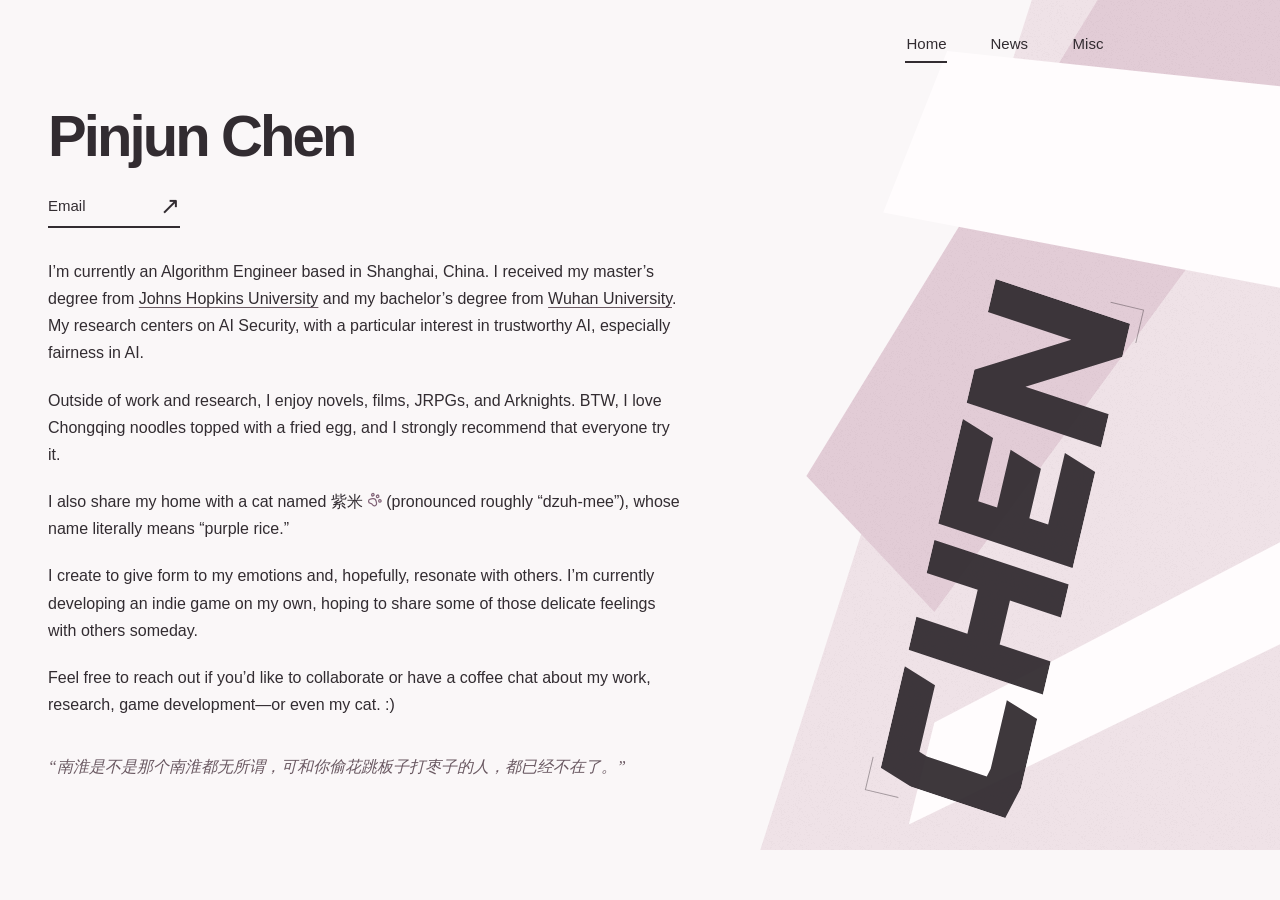
<file: index.html>
<!doctype html>
<html lang="en">
  <head>
    <meta charset="UTF-8" />
    <meta name="viewport" content="width=device-width, initial-scale=1.0" />
    <meta name="description" content="The personal website of Pinjun Chen." />
    <meta name="theme-color" content="#faf7f8" />
    <title>Pinjun Chen</title>
    <link rel="canonical" href="https://pinjunchen.github.io/" />
    <link rel="icon" type="image/png" sizes="32x32" href="./assets/favicon-32.png?v=20261013" />
    <link rel="icon" type="image/svg+xml" href="./assets/favicon.svg?v=20261013" />
    <link rel="apple-touch-icon" sizes="180x180" href="./assets/apple-touch-icon.png?v=20261013" />
    <meta property="og:type" content="website" />
    <meta property="og:site_name" content="Pinjun Chen" />
    <meta property="og:title" content="Pinjun Chen" />
    <meta property="og:description" content="The personal website of Pinjun Chen." />
    <meta property="og:url" content="https://pinjunchen.github.io/" />
    <meta property="og:image" content="https://pinjunchen.github.io/assets/social-card.png?v=20261013" />
    <meta property="og:image:width" content="1200" />
    <meta property="og:image:height" content="630" />
    <meta property="og:image:alt" content="Pinjun Chen with a geometric CHEN wordmark on a pale pink background." />
    <meta name="twitter:card" content="summary_large_image" />
    <meta name="twitter:title" content="Pinjun Chen" />
    <meta name="twitter:description" content="The personal website of Pinjun Chen." />
    <meta name="twitter:image" content="https://pinjunchen.github.io/assets/social-card.png?v=20261013" />
    <link rel="stylesheet" href="./styles.css?v=20261013-2" />
    <script src="./current.js?v=20261013" defer></script>
    <script src="./navigation.js?v=20261013-2" defer></script>
  </head>
  <body>
<div id="pinjun-cut-current">
  <div class="pc-site">
    <canvas class="pc-ambient" aria-hidden="true"></canvas>
    <header class="pc-navigation">
      <nav aria-label="Main navigation">
        <a class="pc-nav cursor-interaction" href="./" aria-current="page">Home</a>
        <a class="pc-nav cursor-interaction" href="./news/">News</a>
        <a class="pc-nav cursor-interaction" href="./misc/">Misc</a>
      </nav>
    </header>
    <div class="pc-heading">
      <h1>Pinjun Chen</h1>
      <a class="pc-email cursor-interaction" href="mailto:chanpinjun@gmail.com"><span class="pc-email-label">Email</span><span class="pc-email-arrow" aria-hidden="true">↗</span></a>
    </div>

    <main class="pc-reading"><div class="pc-content"><p>I’m currently an Algorithm Engineer based in Shanghai, China. I received my master’s degree from <a href="https://engineering.jhu.edu/" target="_blank" rel="noopener noreferrer">Johns Hopkins University</a> and my bachelor’s degree from <a href="https://hyxt.whu.edu.cn/index.htm" target="_blank" rel="noopener noreferrer">Wuhan University</a>. My research centers on AI Security, with a particular interest in trustworthy AI, especially fairness in AI.</p>
        <p>Outside of work and research, I enjoy novels, films, JRPGs, and Arknights. BTW, I love Chongqing noodles topped with a fried egg, and I strongly recommend that everyone try it.</p>
        <p>I also share my home with a cat named <span class="pc-cat" lang="zh-CN">紫米<svg xmlns="http://www.w3.org/2000/svg" width="16" height="16" viewBox="0 0 24 24" fill="none" stroke="currentColor" stroke-width="2" stroke-linecap="round" stroke-linejoin="round" aria-hidden="true" class="lucide lucide-paw-print"><circle cx="11" cy="4" r="2"></circle><circle cx="18" cy="8" r="2"></circle><circle cx="20" cy="16" r="2"></circle><path d="M9 10a5 5 0 0 1 5 5v3.5a3.5 3.5 0 0 1-6.84 1.045Q6.52 17.48 4.46 16.84A3.5 3.5 0 0 1 5.5 10Z"></path></svg></span> (pronounced roughly “dzuh-mee”), whose name literally means “purple rice.”</p>
        <p>I create to give form to my emotions and, hopefully, resonate with others. I’m currently developing an indie game on my own, hoping to share some of those delicate feelings with others someday.</p>
        <p>Feel free to reach out if you’d like to collaborate or have a coffee chat about my work, research, game development—or even my cat. :)</p></div></main>
    <blockquote class="pc-quote" lang="zh-CN">“南淮是不是那个南淮都无所谓，可和你偷花跳板子打枣子的人，都已经不在了。”</blockquote>
    <button type="button" class="pc-art cursor-interaction" aria-label="播放 CHEN 图形动画" aria-pressed="false"></button>
  </div>
</div>
  </body>
</html>
</file>
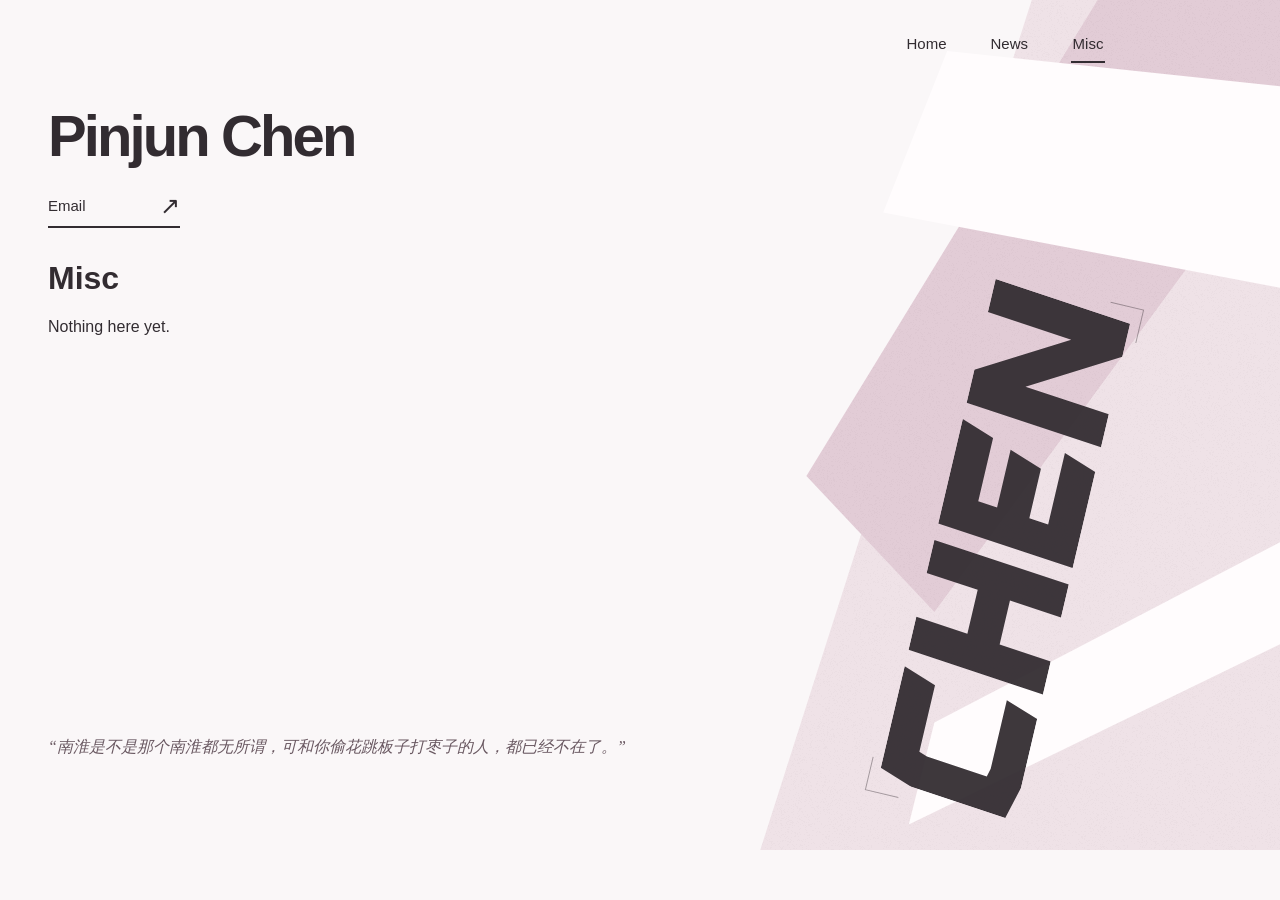
<file: misc/index.html>
<!doctype html>
<html lang="en">
  <head>
    <meta charset="UTF-8" />
    <meta name="viewport" content="width=device-width, initial-scale=1.0" />
    <meta name="description" content="Miscellaneous things from Pinjun Chen." />
    <meta name="theme-color" content="#faf7f8" />
    <title>Misc - Pinjun Chen</title>
    <link rel="canonical" href="https://pinjunchen.github.io/misc/" />
    <link rel="icon" type="image/png" sizes="32x32" href="../assets/favicon-32.png?v=20261013" />
    <link rel="icon" type="image/svg+xml" href="../assets/favicon.svg?v=20261013" />
    <link rel="apple-touch-icon" sizes="180x180" href="../assets/apple-touch-icon.png?v=20261013" />
    <meta property="og:type" content="website" />
    <meta property="og:site_name" content="Pinjun Chen" />
    <meta property="og:title" content="Misc - Pinjun Chen" />
    <meta property="og:description" content="Miscellaneous things from Pinjun Chen." />
    <meta property="og:url" content="https://pinjunchen.github.io/misc/" />
    <meta property="og:image" content="https://pinjunchen.github.io/assets/social-card.png?v=20261013" />
    <meta property="og:image:width" content="1200" />
    <meta property="og:image:height" content="630" />
    <meta property="og:image:alt" content="Pinjun Chen with a geometric CHEN wordmark on a pale pink background." />
    <meta name="twitter:card" content="summary_large_image" />
    <meta name="twitter:title" content="Misc - Pinjun Chen" />
    <meta name="twitter:description" content="Miscellaneous things from Pinjun Chen." />
    <meta name="twitter:image" content="https://pinjunchen.github.io/assets/social-card.png?v=20261013" />
    <link rel="stylesheet" href="../styles.css?v=20261013-2" />
    <script src="../current.js?v=20261013" defer></script>
    <script src="../navigation.js?v=20261013-2" defer></script>
  </head>
  <body>
<div id="pinjun-cut-current">
  <div class="pc-site">
    <canvas class="pc-ambient" aria-hidden="true"></canvas>
    <header class="pc-navigation">
      <nav aria-label="Main navigation">
        <a class="pc-nav cursor-interaction" href="../">Home</a>
        <a class="pc-nav cursor-interaction" href="../news/">News</a>
        <a class="pc-nav cursor-interaction" href="../misc/" aria-current="page">Misc</a>
      </nav>
    </header>
    <div class="pc-heading">
      <h1>Pinjun Chen</h1>
      <a class="pc-email cursor-interaction" href="mailto:chanpinjun@gmail.com"><span class="pc-email-label">Email</span><span class="pc-email-arrow" aria-hidden="true">↗</span></a>
    </div>

    <main class="pc-reading"><div class="pc-empty"><h2>Misc</h2><p>Nothing here yet.</p></div></main>
    <blockquote class="pc-quote" lang="zh-CN">“南淮是不是那个南淮都无所谓，可和你偷花跳板子打枣子的人，都已经不在了。”</blockquote>
    <button type="button" class="pc-art cursor-interaction" aria-label="播放 CHEN 图形动画" aria-pressed="false"></button>
  </div>
</div>
  </body>
</html>
</file>
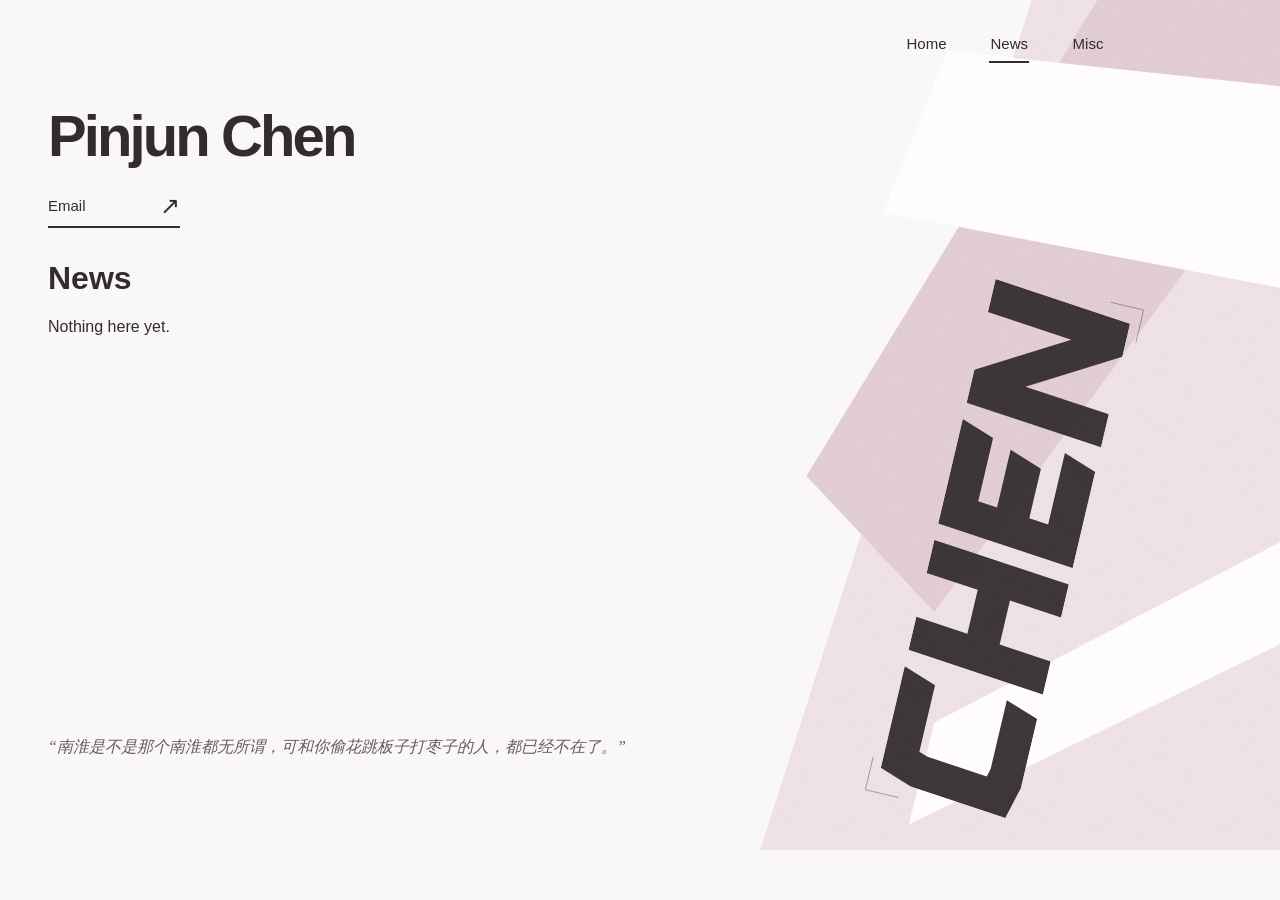
<file: news/index.html>
<!doctype html>
<html lang="en">
  <head>
    <meta charset="UTF-8" />
    <meta name="viewport" content="width=device-width, initial-scale=1.0" />
    <meta name="description" content="News from Pinjun Chen." />
    <meta name="theme-color" content="#faf7f8" />
    <title>News - Pinjun Chen</title>
    <link rel="canonical" href="https://pinjunchen.github.io/news/" />
    <link rel="icon" type="image/png" sizes="32x32" href="../assets/favicon-32.png?v=20261013" />
    <link rel="icon" type="image/svg+xml" href="../assets/favicon.svg?v=20261013" />
    <link rel="apple-touch-icon" sizes="180x180" href="../assets/apple-touch-icon.png?v=20261013" />
    <meta property="og:type" content="website" />
    <meta property="og:site_name" content="Pinjun Chen" />
    <meta property="og:title" content="News - Pinjun Chen" />
    <meta property="og:description" content="News from Pinjun Chen." />
    <meta property="og:url" content="https://pinjunchen.github.io/news/" />
    <meta property="og:image" content="https://pinjunchen.github.io/assets/social-card.png?v=20261013" />
    <meta property="og:image:width" content="1200" />
    <meta property="og:image:height" content="630" />
    <meta property="og:image:alt" content="Pinjun Chen with a geometric CHEN wordmark on a pale pink background." />
    <meta name="twitter:card" content="summary_large_image" />
    <meta name="twitter:title" content="News - Pinjun Chen" />
    <meta name="twitter:description" content="News from Pinjun Chen." />
    <meta name="twitter:image" content="https://pinjunchen.github.io/assets/social-card.png?v=20261013" />
    <link rel="stylesheet" href="../styles.css?v=20261013-2" />
    <script src="../current.js?v=20261013" defer></script>
    <script src="../navigation.js?v=20261013-2" defer></script>
  </head>
  <body>
<div id="pinjun-cut-current">
  <div class="pc-site">
    <canvas class="pc-ambient" aria-hidden="true"></canvas>
    <header class="pc-navigation">
      <nav aria-label="Main navigation">
        <a class="pc-nav cursor-interaction" href="../">Home</a>
        <a class="pc-nav cursor-interaction" href="../news/" aria-current="page">News</a>
        <a class="pc-nav cursor-interaction" href="../misc/">Misc</a>
      </nav>
    </header>
    <div class="pc-heading">
      <h1>Pinjun Chen</h1>
      <a class="pc-email cursor-interaction" href="mailto:chanpinjun@gmail.com"><span class="pc-email-label">Email</span><span class="pc-email-arrow" aria-hidden="true">↗</span></a>
    </div>

    <main class="pc-reading"><div class="pc-empty"><h2>News</h2><p>Nothing here yet.</p></div></main>
    <blockquote class="pc-quote" lang="zh-CN">“南淮是不是那个南淮都无所谓，可和你偷花跳板子打枣子的人，都已经不在了。”</blockquote>
    <button type="button" class="pc-art cursor-interaction" aria-label="播放 CHEN 图形动画" aria-pressed="false"></button>
  </div>
</div>
  </body>
</html>
</file>
<file: styles.css>
/* Cut Current: the approved white-pink personal site. */
html { color-scheme: light; background: #faf7f8; }
body { margin: 0; }
a { color: inherit; }
::selection { background: #e2ccd6; color: #322c31; }
.cursor-interaction:not(:disabled) { cursor: pointer; }
#pinjun-cut-current .pc-nav { text-decoration: none; }

#pinjun-cut-current .pc-site {
    --pc-canvas: #faf7f8;
    --pc-blush: #efe2e7;
    --pc-plate: #e2ccd6;
    --pc-paper: #fffcfd;
    --pc-ink: #322c31;
    --pc-accent: #695861;
    --pc-violet: #826478;
    --pc-gap: 20px;
    --pc-reduced-motion: 0;
    color-scheme: light;
    position: relative;
    isolation: isolate;
    overflow: hidden;
    min-height: 850px;
    background: var(--pc-canvas);
    color: var(--pc-ink);
    font-family: "Segoe UI", Arial, "Microsoft YaHei", sans-serif;
    font-size: 16px;
    font-weight: 400;
    line-height: 1.7;
    text-align: left;
  }
  #pinjun-cut-current .pc-site * { box-sizing: border-box; }
  #pinjun-cut-current .pc-site [hidden] { display: none !important; }
  #pinjun-cut-current .pc-site h1,
  #pinjun-cut-current .pc-site h2,
  #pinjun-cut-current .pc-site p,
  #pinjun-cut-current .pc-site blockquote { margin: 0; }
  #pinjun-cut-current .pc-site h1,
  #pinjun-cut-current .pc-site h2 {
    font-family: "Arial Black", "Segoe UI", Arial, sans-serif;
    font-weight: 900;
  }
  #pinjun-cut-current .pc-ambient {
    position: absolute;
    z-index: -1;
    inset: 0;
    width: 100%;
    height: 100%;
    pointer-events: none;
  }
  #pinjun-cut-current .pc-navigation {
    position: relative;
    z-index: 2;
    display: flex;
    justify-content: flex-end;
    padding: 22px 160px 16px 38px;
  }
  #pinjun-cut-current .pc-navigation nav { display: flex; gap: 12px; }
  #pinjun-cut-current .pc-nav {
    position: relative;
    display: inline-flex;
    align-items: center;
    justify-content: center;
    min-height: 44px;
    min-width: 64px;
    padding: 8px 16px;
    border: 0;
    border-radius: 0;
    background: transparent;
    color: inherit;
    font: inherit;
    font-size: 15px;
    font-weight: 500;
    transition: transform 200ms cubic-bezier(.2,.8,.2,1);
  }
  #pinjun-cut-current .pc-nav:hover { transform: translateX(2px); }
  #pinjun-cut-current .pc-nav::after {
    position: absolute;
    right: 15px;
    bottom: 3px;
    left: 15px;
    height: 2px;
    background: var(--pc-ink);
    transform: scaleX(0);
    transform-origin: left;
    transition: transform 180ms cubic-bezier(.2,.8,.2,1);
    content: "";
  }
  #pinjun-cut-current .pc-nav[aria-current="page"]::after,
  #pinjun-cut-current .pc-nav:hover::after { transform: scaleX(1); }
  #pinjun-cut-current .pc-art {
    position: absolute;
    z-index: 1;
    min-width: 44px;
    min-height: 44px;
    padding: 0;
    border: 0;
    border-radius: 0;
    background: transparent;
    color: var(--pc-ink);
    touch-action: manipulation;
  }
  #pinjun-cut-current .pc-heading { position: relative; padding: 22px 48px 30px; }
  #pinjun-cut-current .pc-heading h1 {
    font-size: clamp(40px, 6vw, 58px);
    line-height: 1.1;
    letter-spacing: -.05em;
  }
  #pinjun-cut-current .pc-email {
    position: relative;
    display: inline-flex;
    align-items: center;
    justify-content: space-between;
    gap: 30px;
    width: 132px;
    min-height: 44px;
    margin-top: 16px;
    padding: 7px 0;
    background: transparent;
    color: var(--pc-ink);
    font-size: 15px;
    font-weight: 500;
    text-decoration: none;
  }
  #pinjun-cut-current .pc-email::after {
    position: absolute;
    right: 0;
    bottom: 0;
    left: 0;
    height: 2px;
    background: var(--pc-ink);
    transform-origin: left;
    transition: transform 200ms cubic-bezier(.15,.85,.3,1);
    content: "";
  }
  #pinjun-cut-current .pc-email-arrow {
    font-size: 24px;
    line-height: 1;
    transition: transform 200ms cubic-bezier(.15,.85,.3,1);
  }
  #pinjun-cut-current .pc-email:hover::after { transform: scaleX(1.13); }
  #pinjun-cut-current .pc-email:hover .pc-email-arrow { transform: translate(5px,-4px); }
  #pinjun-cut-current .pc-reading { position: relative; max-width: 730px; padding: 0 50px 0 48px; }
  /* Main receives focus after navigation; links and buttons keep their rings. */
  #pinjun-cut-current .pc-reading:focus { outline: none; }
  #pinjun-cut-current .pc-content p + p { margin-top: var(--pc-gap); }
  #pinjun-cut-current .pc-content a {
    color: inherit;
    text-decoration-line: underline;
    text-decoration-color: var(--pc-accent);
    text-decoration-thickness: 1px;
    text-underline-offset: 3px;
  }
  #pinjun-cut-current .pc-content a:hover { text-decoration-thickness: 2px; text-decoration-color: var(--pc-ink); }
  #pinjun-cut-current .pc-cat { display: inline-flex; align-items: baseline; gap: 4px; white-space: nowrap; }
  #pinjun-cut-current .pc-cat svg { width: 15px; height: 15px; color: var(--pc-violet); transform: rotate(-12deg); }
  #pinjun-cut-current .pc-quote {
    position: relative;
    max-width: 730px;
    padding: 34px 50px 38px 48px;
    color: var(--pc-accent);
    font-family: "Songti SC", SimSun, serif;
    font-size: 16px;
    font-style: italic;
    line-height: 1.85;
  }
  #pinjun-cut-current .pc-empty { min-height: 440px; }
  #pinjun-cut-current .pc-empty h2 { font-size: 32px; line-height: 1.3; }
  #pinjun-cut-current .pc-empty p { margin-top: 14px; }
  @media (max-width: 750px) {
    #pinjun-cut-current .pc-site { min-height: 0; font-size: 15px; }
    #pinjun-cut-current .pc-navigation { padding-right: 75px; }
    #pinjun-cut-current .pc-heading { padding: 30px 32px 30px; }
    #pinjun-cut-current .pc-heading h1 { font-size: 40px; }
    #pinjun-cut-current .pc-reading,
    #pinjun-cut-current .pc-quote { max-width: 86%; padding-left: 32px; padding-right: 32px; }
  }
  @media (max-width: 560px) {
    #pinjun-cut-current .pc-navigation { justify-content: flex-start; padding: 17px 20px 6px; }
    #pinjun-cut-current .pc-navigation nav { gap: 6px; }
    #pinjun-cut-current .pc-nav { padding: 8px 14px; }
    #pinjun-cut-current .pc-heading { padding: 30px 24px 28px; }
    #pinjun-cut-current .pc-heading h1 { font-size: 42px; }
    #pinjun-cut-current .pc-email { width: 120px; }
    #pinjun-cut-current .pc-reading { max-width: none; margin-right: 20px; padding: 0 24px; }
    #pinjun-cut-current .pc-quote { max-width: none; margin-right: 20px; padding: 34px 24px; font-size: 15px; }
    #pinjun-cut-current .pc-empty { min-height: 420px; }
  }
  @media (prefers-reduced-motion: reduce) {
    #pinjun-cut-current .pc-site { --pc-reduced-motion: 1; }
    #pinjun-cut-current .pc-site * { transition: none !important; }
    #pinjun-cut-current .pc-nav:hover,
    #pinjun-cut-current .pc-email:hover::after,
    #pinjun-cut-current .pc-email:hover .pc-email-arrow { transform: none; }
  }
</file>
